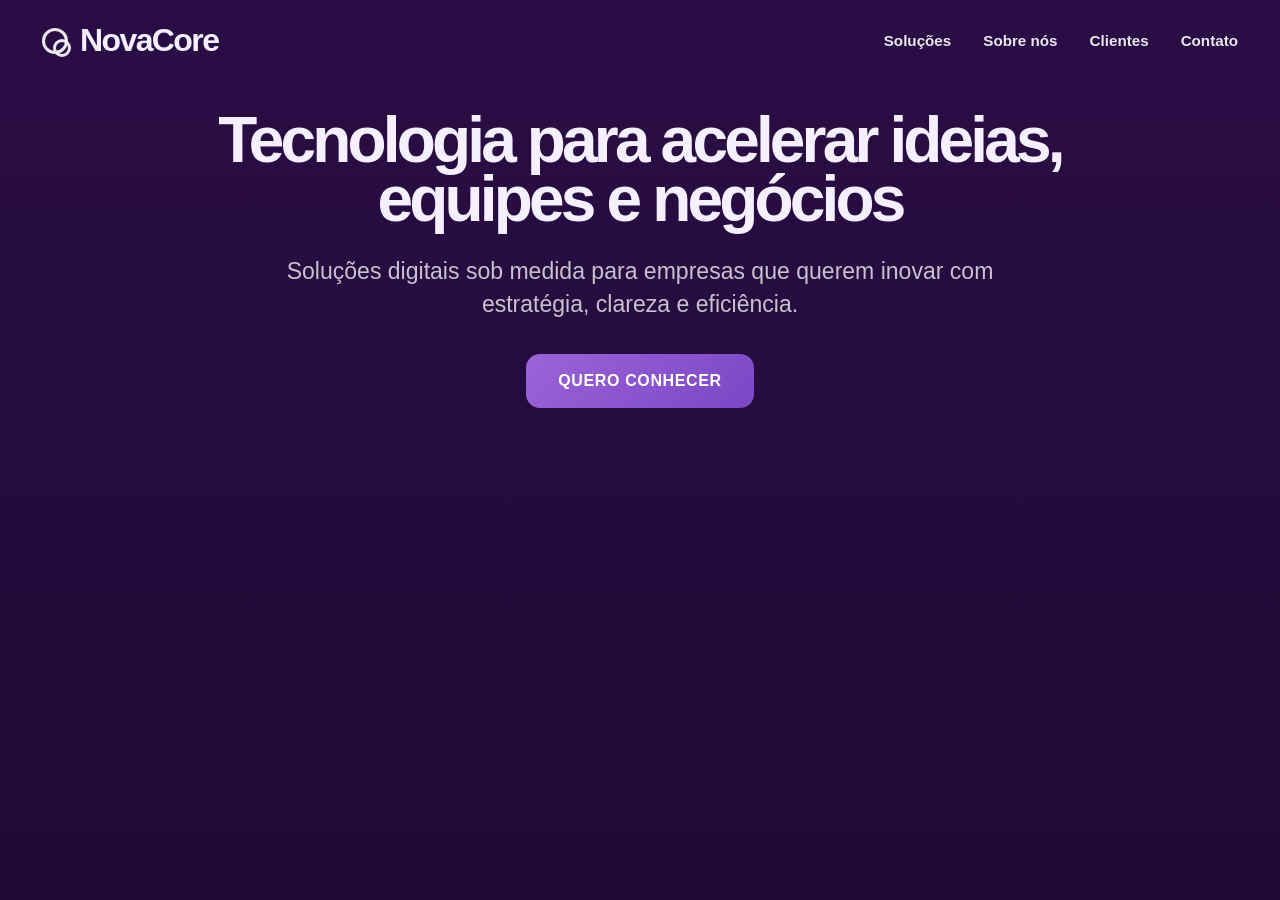
<file: revisao/index.html>
<!DOCTYPE html>
<html lang="pt-BR">

<head>
    <meta charset="UTF-8" />
    <meta name="viewport" content="width=device-width, initial-scale=1.0" />
    <title>NovaCore</title>
    <link rel="stylesheet" href="styles.css" />
</head>

<body>
    <div class="page">
        <header class="topbar">
            <div class="brand">
                <span class="brand-mark"></span>
                <span>NovaCore</span>
            </div>

            <nav class="nav" aria-label="navegação principal">
                <a href="#">Soluções</a>
                <a href="#">Sobre nós</a>
                <a href="#">Clientes</a>
                <a href="#">Contato</a>
            </nav>
        </header>

        <main class="hero">
            <h1>Tecnologia para acelerar ideias, equipes e negócios</h1>

            <p class="lead">
                Soluções digitais sob medida para empresas que querem inovar com estratégia,
                clareza e eficiência.
            </p>

            <button class="cta">QUERO CONHECER</button>
        </main>
    </div>
</body>

</html>
</file>
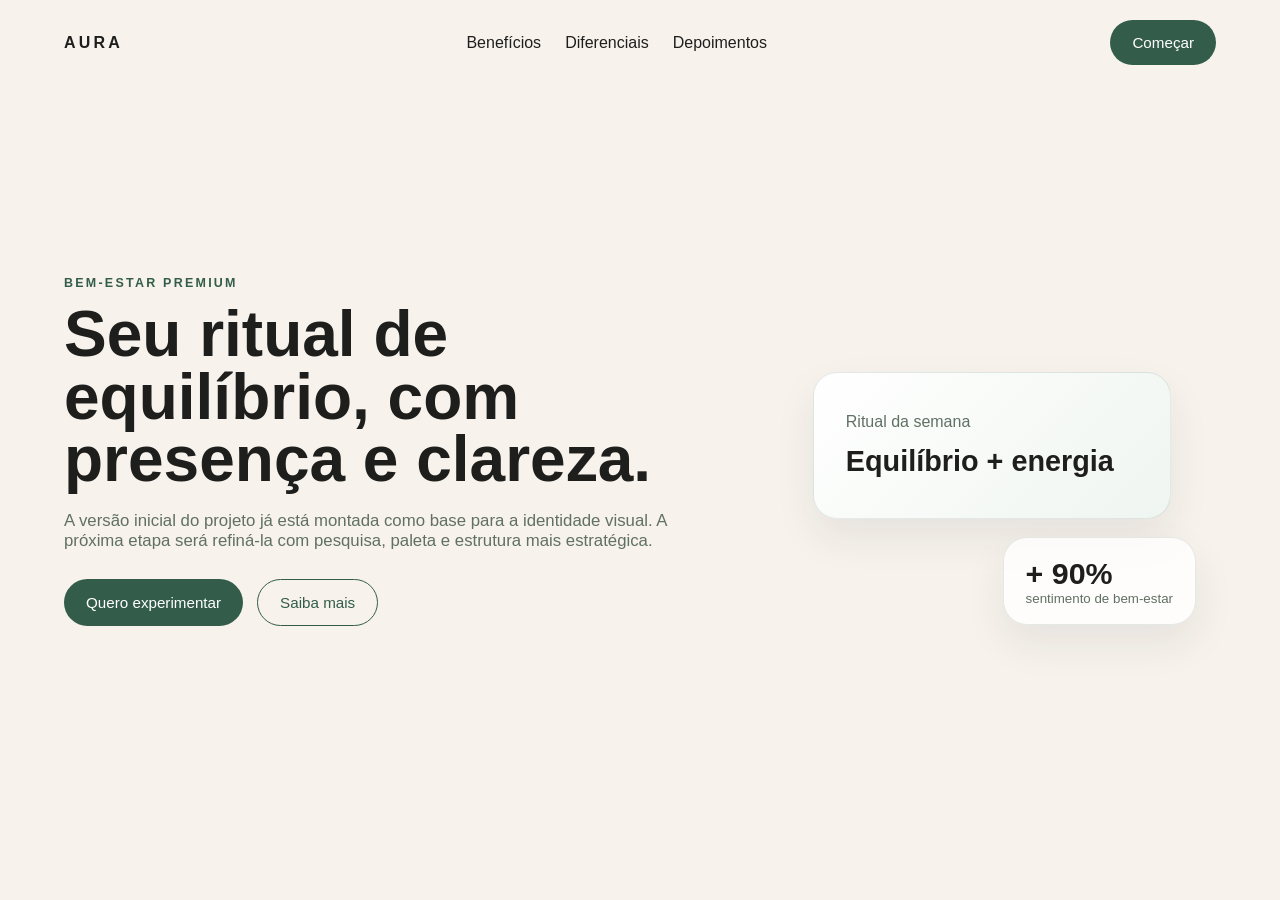
<file: VIBECODE/INDEX.HTML>
<!DOCTYPE html>
<html lang="pt-BR">

<head>
    <meta charset="UTF-8" />
    <meta name="viewport" content="width=device-width, initial-scale=1.0" />
    <title>Projeto Landing Page</title>
    <meta name="description"
        content="Estrutura inicial da landing page em desenvolvimento para o processo de vibecoding." />
  <link rel="stylesheet" href="style.css" />
</head>

<body>
    <header class="topbar">
        <div class="brand">AURA</div>
        <nav>
            <a href="#beneficios">Benefícios</a>
            <a href="#diferenciais">Diferenciais</a>
            <a href="#depoimentos">Depoimentos</a>
        </nav>
        <button class="cta">Começar</button>
    </header>

    <main>
        <section class="hero">
            <div class="hero-copy">
                <p class="eyebrow">Bem-estar premium</p>
                <h1>Seu ritual de equilíbrio, com presença e clareza.</h1>
                <p class="lead">
                    A versão inicial do projeto já está montada como base para a identidade visual.
                    A próxima etapa será refiná-la com pesquisa, paleta e estrutura mais estratégica.
                </p>
                <div class="actions">
                    <button class="cta">Quero experimentar</button>
                    <button class="secondary">Saiba mais</button>
                </div>
            </div>

            <div class="hero-visual">
                <div class="card card-main">
                    <span>Ritual da semana</span>
                    <strong>Equilíbrio + energia</strong>
                </div>
                <div class="card card-mini">
                    <span>+ 90%</span>
                    <small>sentimento de bem-estar</small>
                </div>
            </div>
        </section>
    </main>

    <script src="script.js"></script>
</body>

</html>
</file>
<file: revisao/styles.css>
:root {
    --bg: #2a0d45;
    --bg-deep: #1f0a35;
    --text: #f5f0ff;
    --muted: rgba(255, 255, 255, 0.75);
    --button1: #9d63d8;
    --button2: #7a47c5;
}

* {
    box-sizing: border-box;
}

html,
body {
    margin: 0;
    min-height: 100%;
    font-family: Arial, Helvetica, sans-serif;
    background: var(--bg);
    color: var(--text);
}

body {
    background: linear-gradient(180deg, var(--bg) 0%, var(--bg-deep) 100%);
}

.page {
    min-height: 100vh;
    padding: 22px 42px 30px;
}

.topbar {
    max-width: 1400px;
    margin: 0 auto;
    display: flex;
    justify-content: space-between;
    align-items: center;
}

.brand {
    display: flex;
    align-items: center;
    gap: 12px;
    font-size: 2rem;
    font-weight: 700;
    letter-spacing: -0.05em;
}

.brand-mark {
    width: 26px;
    height: 26px;
    border-radius: 50%;
    border: 3px solid rgba(255, 255, 255, 0.9);
    position: relative;
    display: inline-block;
}

.brand-mark::after {
    content: "";
    position: absolute;
    width: 12px;
    height: 12px;
    border-radius: 50%;
    border: 3px solid rgba(255, 255, 255, 0.9);
    left: 8px;
    top: 8px;
}

.nav {
    display: flex;
    gap: 32px;
    align-items: center;
}

.nav a {
    color: rgba(255, 255, 255, 0.9);
    text-decoration: none;
    font-size: 0.95rem;
    font-weight: 600;
}

.hero {
    max-width: 1200px;
    margin: 0 auto;
    text-align: center;
    padding-top: 52px;
}

.hero h1 {
    margin: 0 auto;
    max-width: 980px;
    font-size: clamp(3rem, 5vw, 7rem);
    line-height: 0.92;
    letter-spacing: -0.06em;
    font-weight: 800;
}

.lead {
    max-width: 760px;
    margin: 26px auto 0;
    font-size: clamp(1.1rem, 1.8vw, 1.9rem);
    line-height: 1.45;
    color: var(--muted);
}

.cta {
    margin-top: 32px;
    border: none;
    border-radius: 14px;
    padding: 18px 32px;
    font-size: 1rem;
    font-weight: 800;
    letter-spacing: 0.04em;
    color: white;
    background: linear-gradient(135deg, var(--button1) 0%, var(--button2) 100%);
    cursor: pointer;
}

@media (max-width: 700px) {
    .page {
        padding: 18px 18px 30px;
    }

    .topbar {
        flex-direction: column;
        gap: 16px;
    }

    .nav {
        gap: 18px;
        flex-wrap: wrap;
        justify-content: center;
    }

    .brand {
        font-size: 1.6rem;
    }
}
</file>
<file: VIBECODE/style.css>
:root {
    --bg: #f7f2ec;
    --panel: #ffffff;
    --green-soft: #ddead8;
    --green-deep: #335d4a;
    --terracotta: #d9a17c;
    --graphite: #1f2321;
    --text: #1e1f1d;
    --muted: #607063;
}

* {
    box-sizing: border-box;
}

body {
    margin: 0;
    font-family: Arial, Helvetica, sans-serif;
    background: var(--bg);
    color: var(--text);
}

.topbar {
    max-width: 1200px;
    margin: 0 auto;
    padding: 20px 24px;
    display: flex;
    align-items: center;
    justify-content: space-between;
}

.brand {
    font-weight: 700;
    letter-spacing: 0.2em;
}

nav {
    display: flex;
    gap: 24px;
}

nav a {
    text-decoration: none;
    color: var(--text);
}

.cta,
.secondary {
    border: 0;
    border-radius: 999px;
    padding: 14px 22px;
    font-size: 0.95rem;
    cursor: pointer;
}

.cta {
    background: var(--green-deep);
    color: #fff;
}

.secondary {
    background: transparent;
    border: 1px solid var(--green-deep);
    color: var(--green-deep);
}

.hero {
    max-width: 1200px;
    margin: 0 auto;
    min-height: 80vh;
    display: grid;
    grid-template-columns: 1.2fr 0.8fr;
    align-items: center;
    gap: 32px;
    padding: 24px;
}

.eyebrow {
    text-transform: uppercase;
    letter-spacing: 0.18em;
    color: var(--green-deep);
    font-size: 0.78rem;
    font-weight: 700;
}

.hero-copy h1 {
    font-size: clamp(2.5rem, 5vw, 5rem);
    line-height: 0.98;
    margin: 0 0 20px;
}

.lead {
    font-size: 1.05rem;
    color: var(--muted);
    max-width: 620px;
}

.actions {
    margin-top: 28px;
    display: flex;
    gap: 14px;
    flex-wrap: wrap;
}

.hero-visual {
    position: relative;
    display: flex;
    justify-content: center;
    align-items: center;
    min-height: 420px;
}

.card {
    background: rgba(255, 255, 255, 0.8);
    border: 1px solid rgba(51, 93, 74, 0.12);
    border-radius: 24px;
    box-shadow: 0 18px 40px rgba(31, 35, 33, 0.08);
}

.card-main {
    width: min(360px, 80%);
    padding: 40px 32px;
    background: linear-gradient(135deg, #ffffff, #eff5f0);
}

.card-main span,
.card-mini small {
    display: block;
    color: var(--muted);
}

.card-main strong {
    display: block;
    margin-top: 14px;
    font-size: 1.8rem;
}

.card-mini {
    position: absolute;
    right: 20px;
    bottom: 30px;
    padding: 18px 22px;
}

.card-mini span {
    font-size: 1.9rem;
    font-weight: 700;
}

@media (max-width: 800px) {
    .topbar {
        flex-wrap: wrap;
        gap: 12px;
    }

    nav {
        width: 100%;
        justify-content: center;
        order: 3;
    }

    .hero {
        grid-template-columns: 1fr;
    }

    .hero-visual {
        min-height: 260px;
    }
}
</file>
